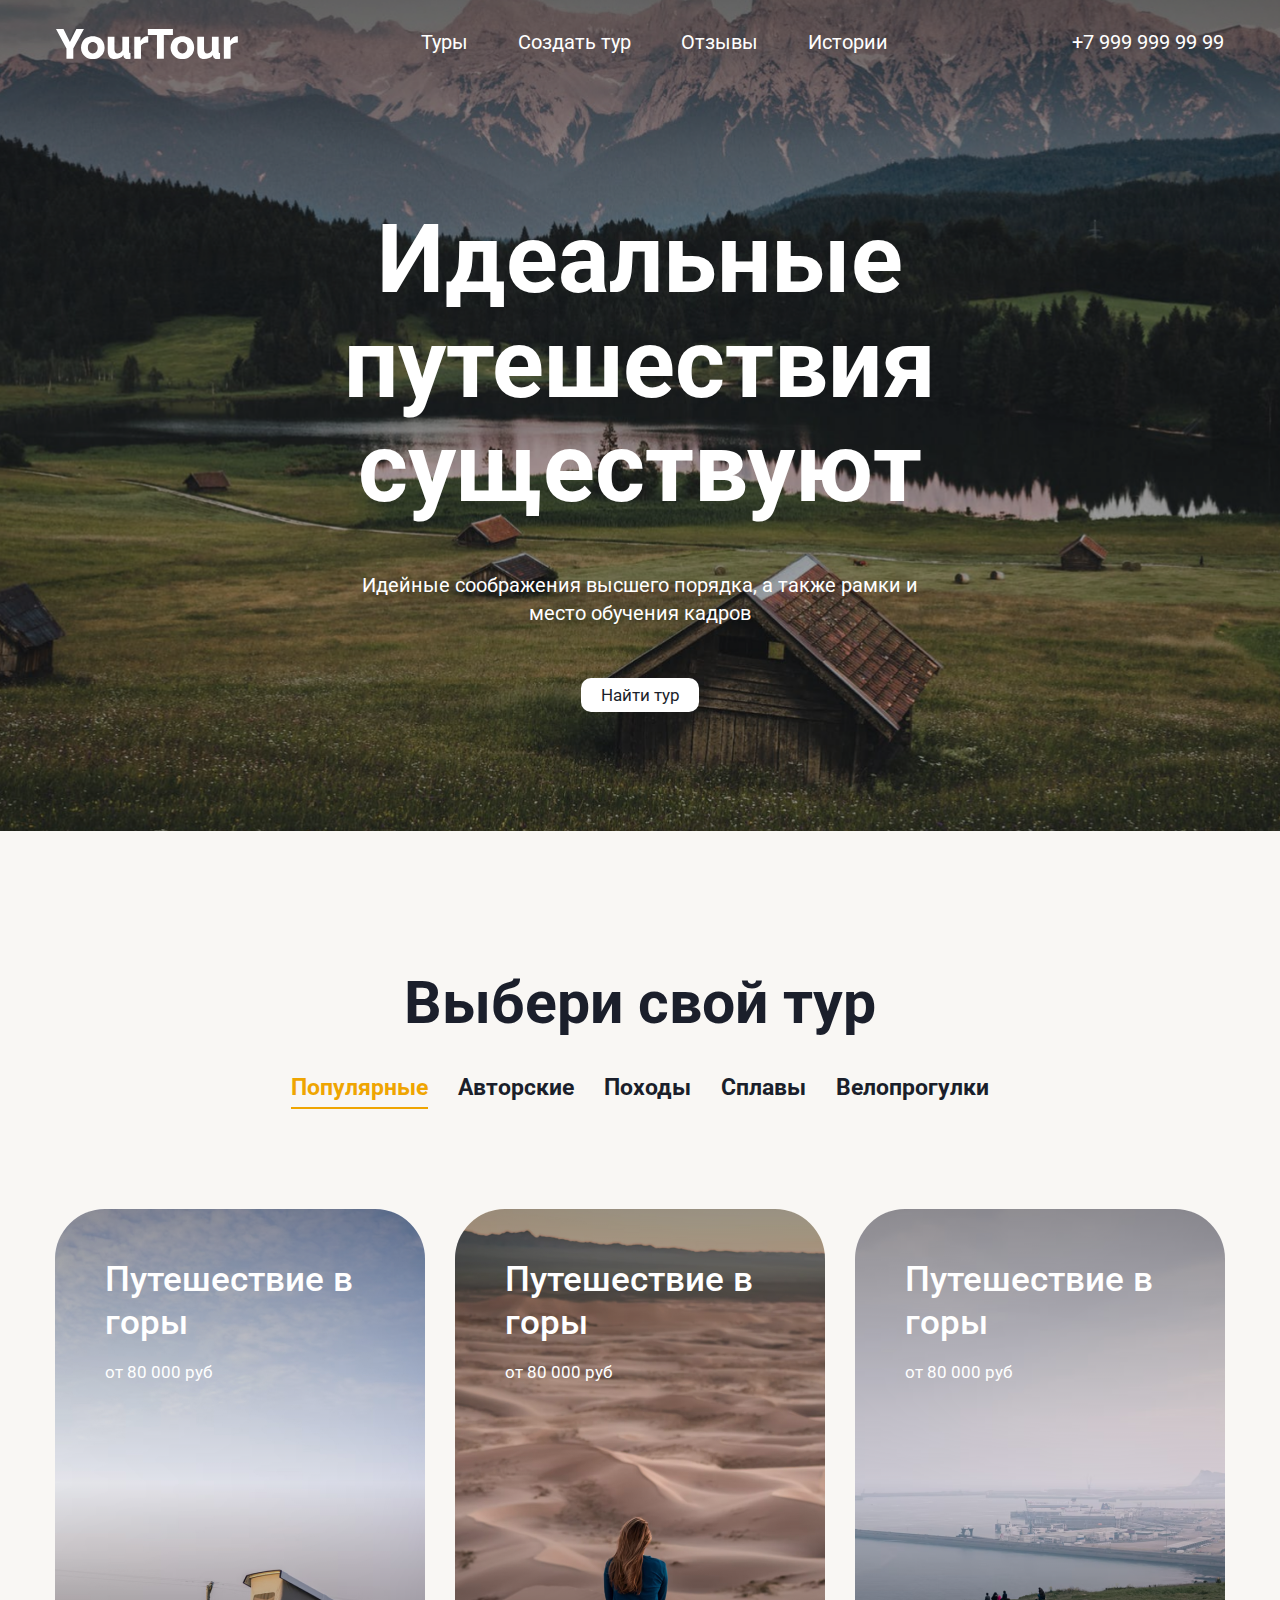
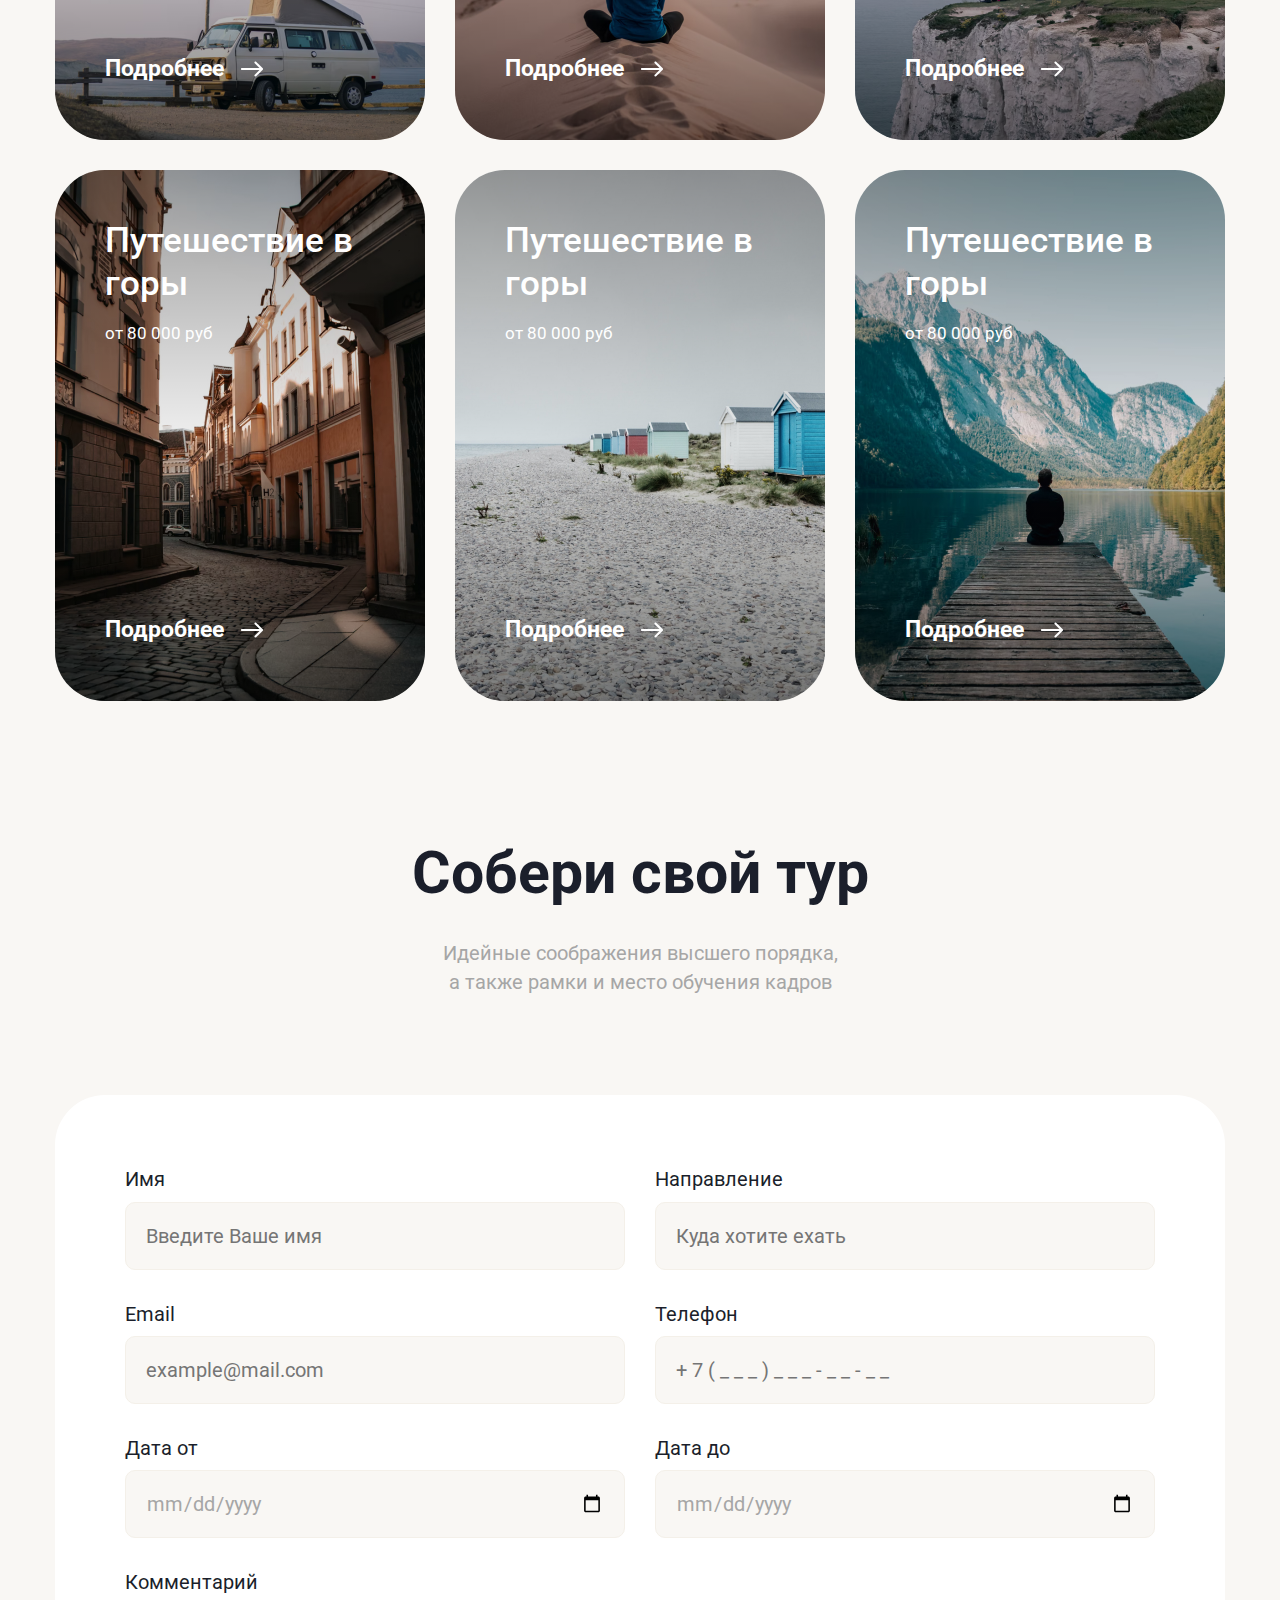
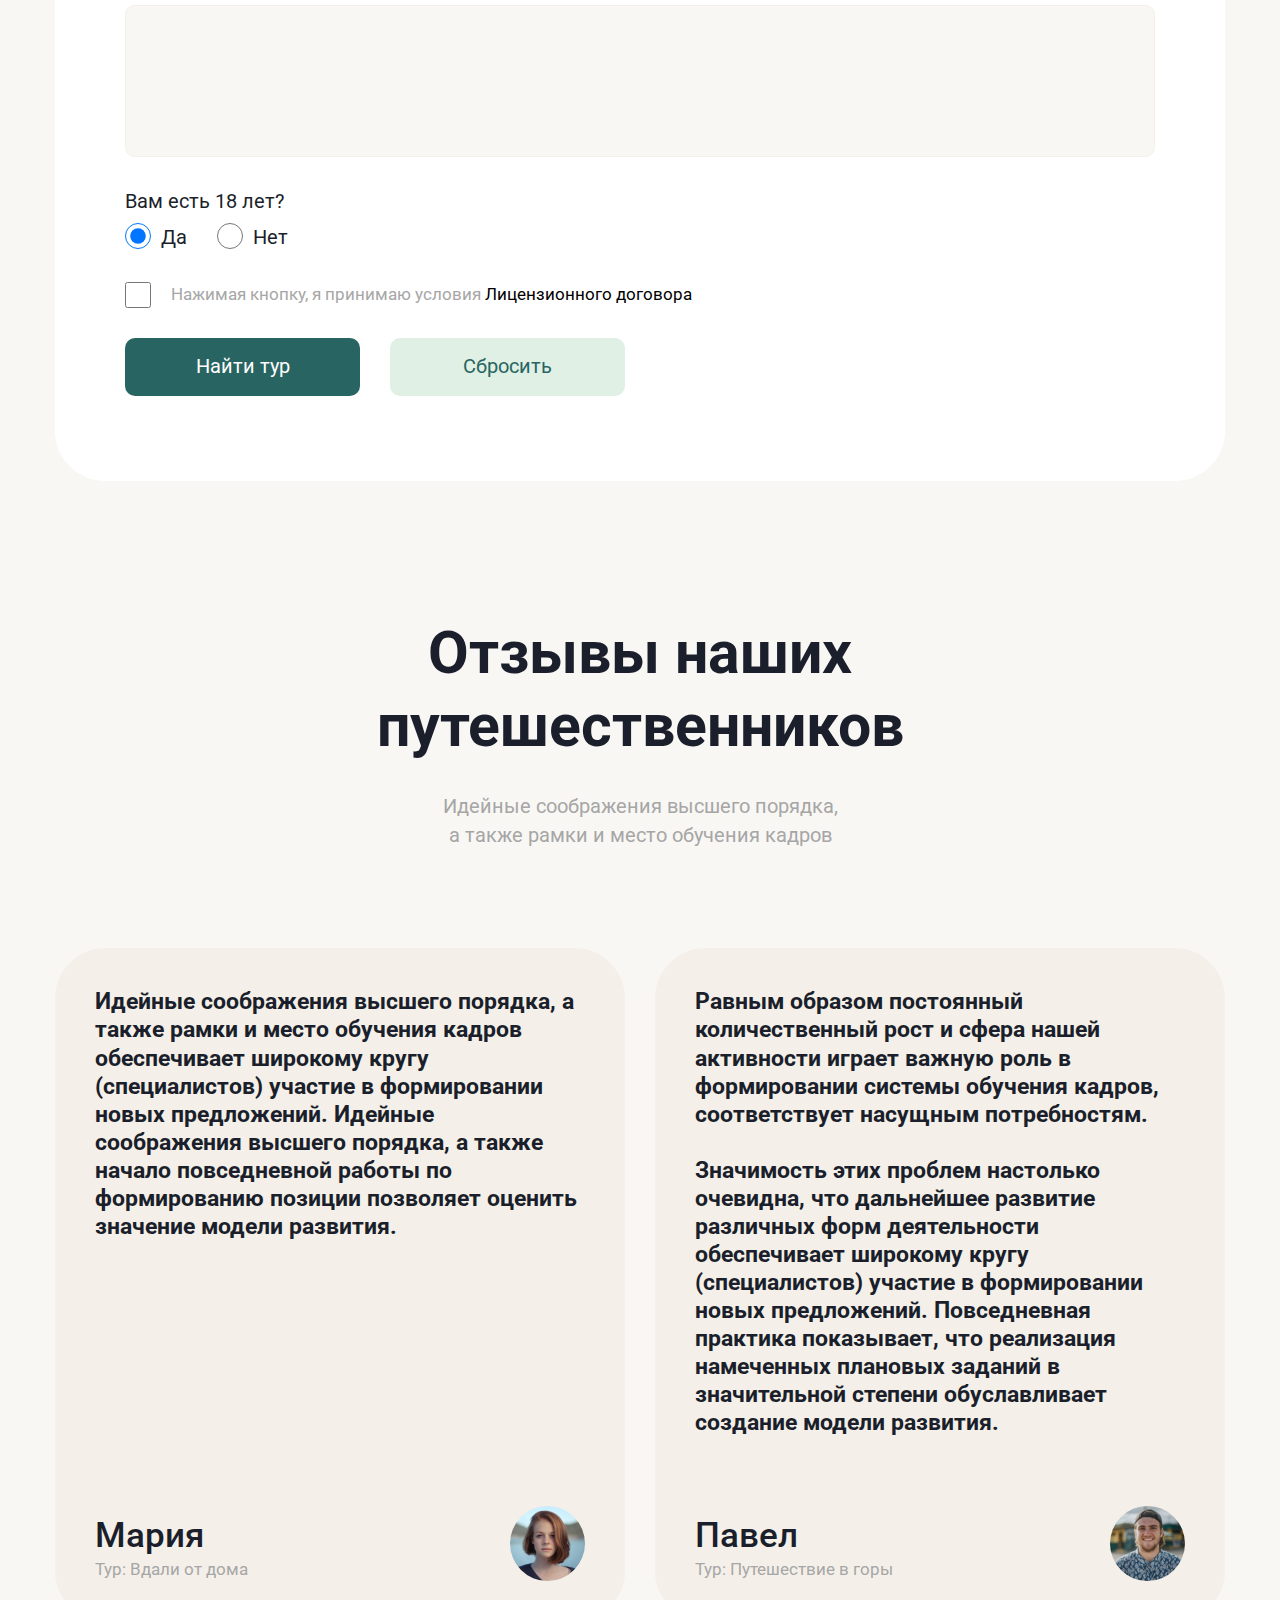
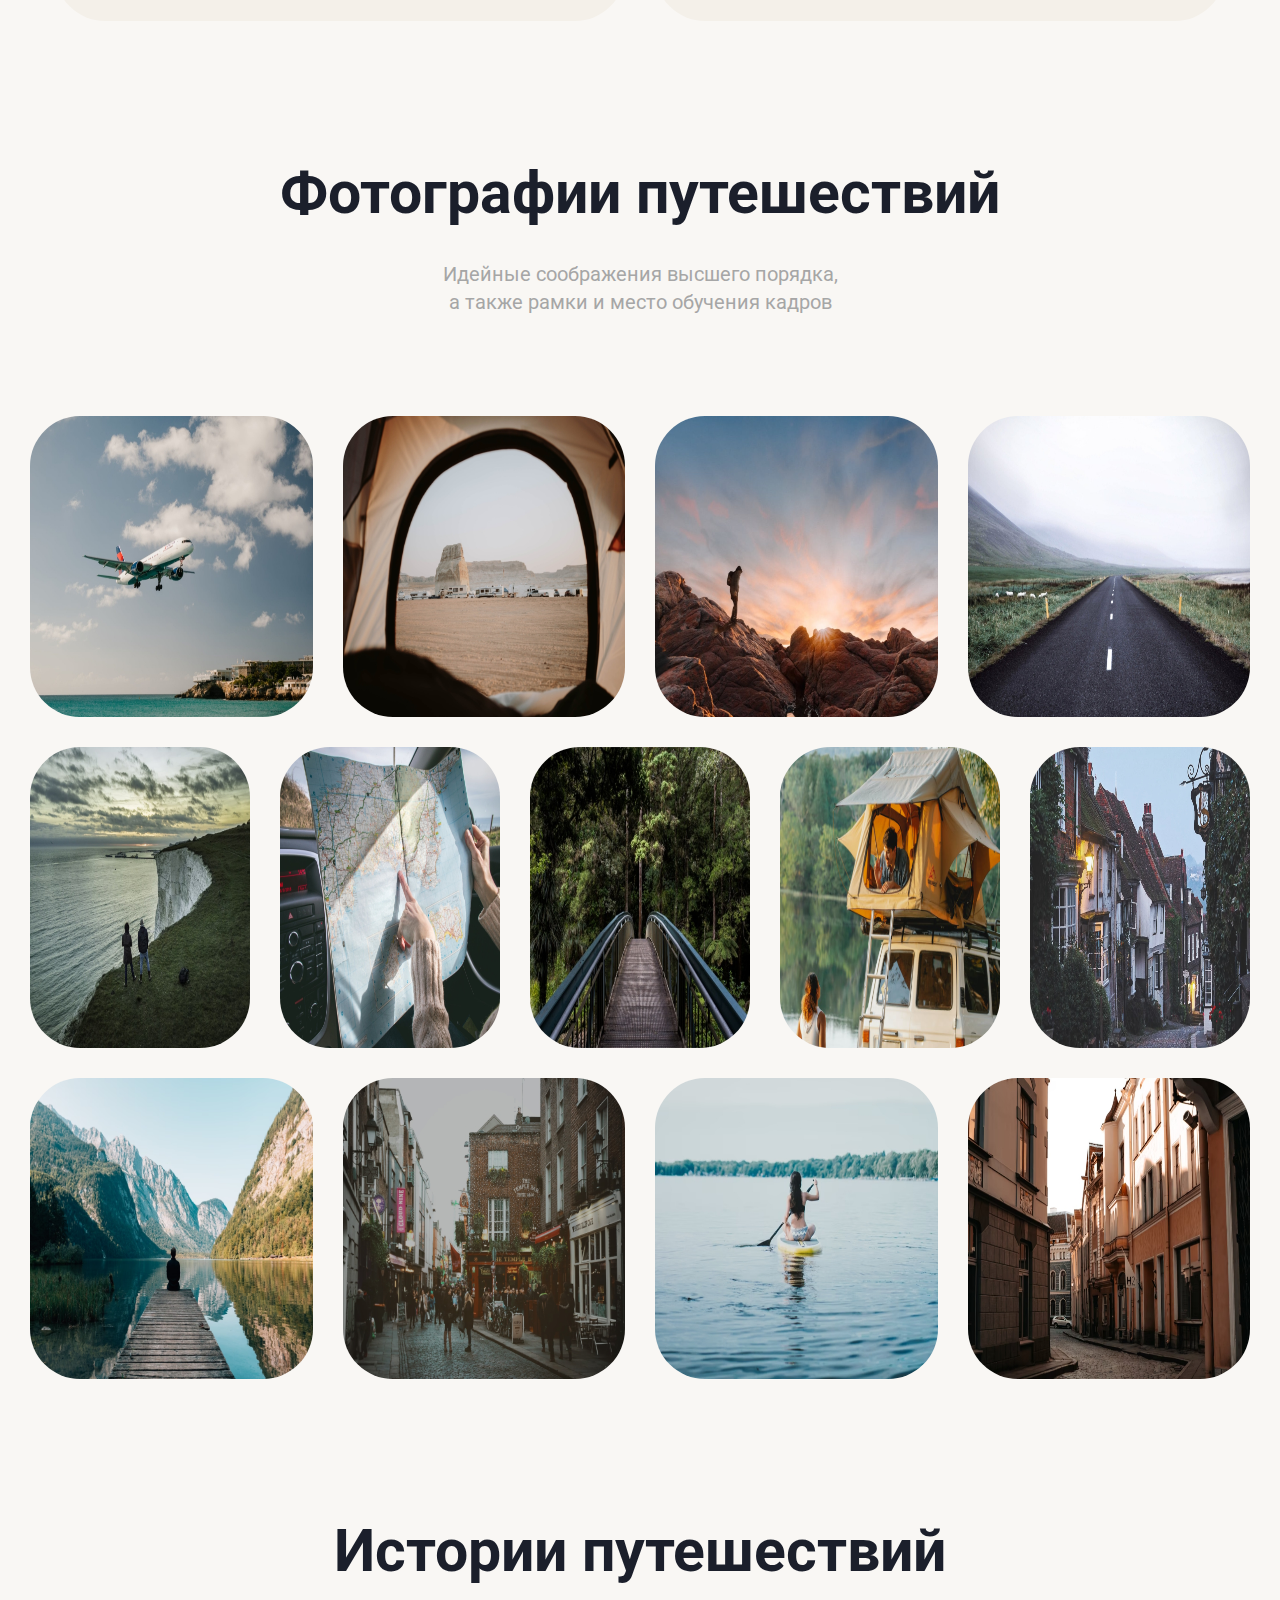
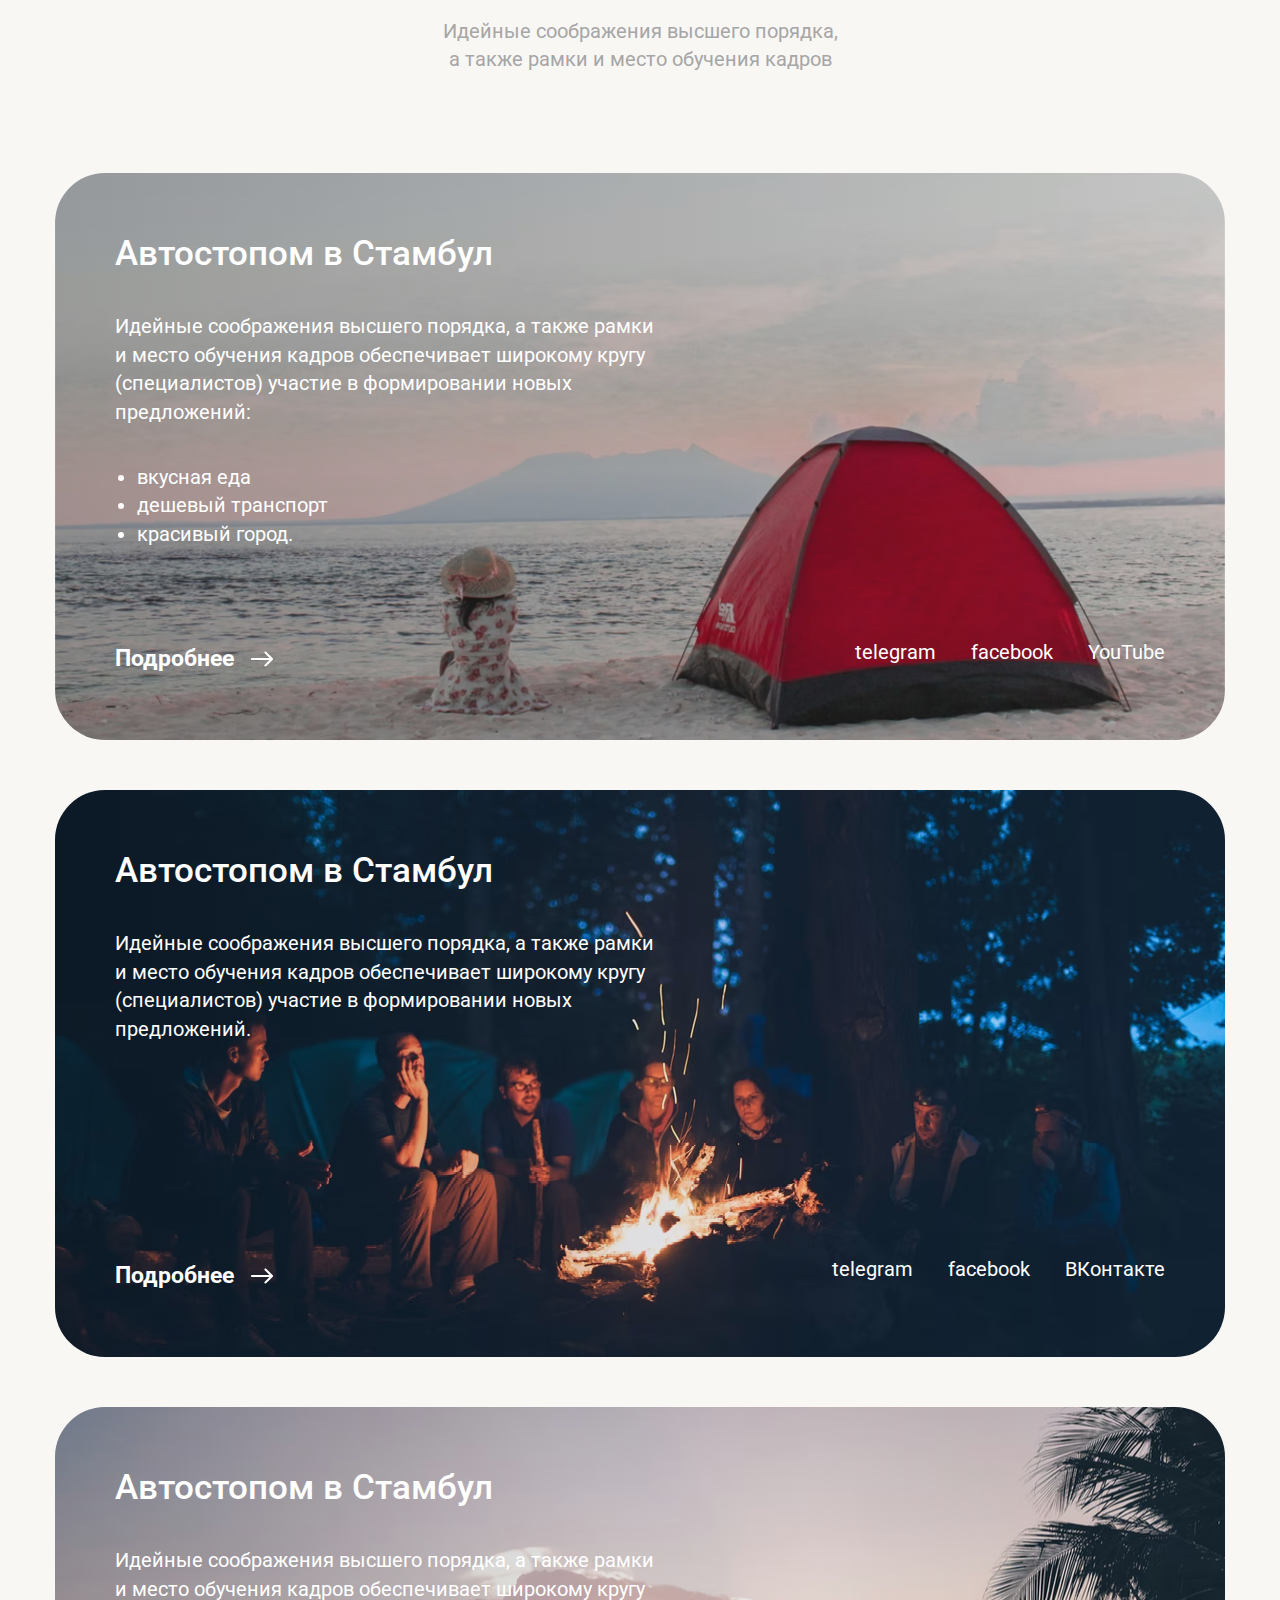
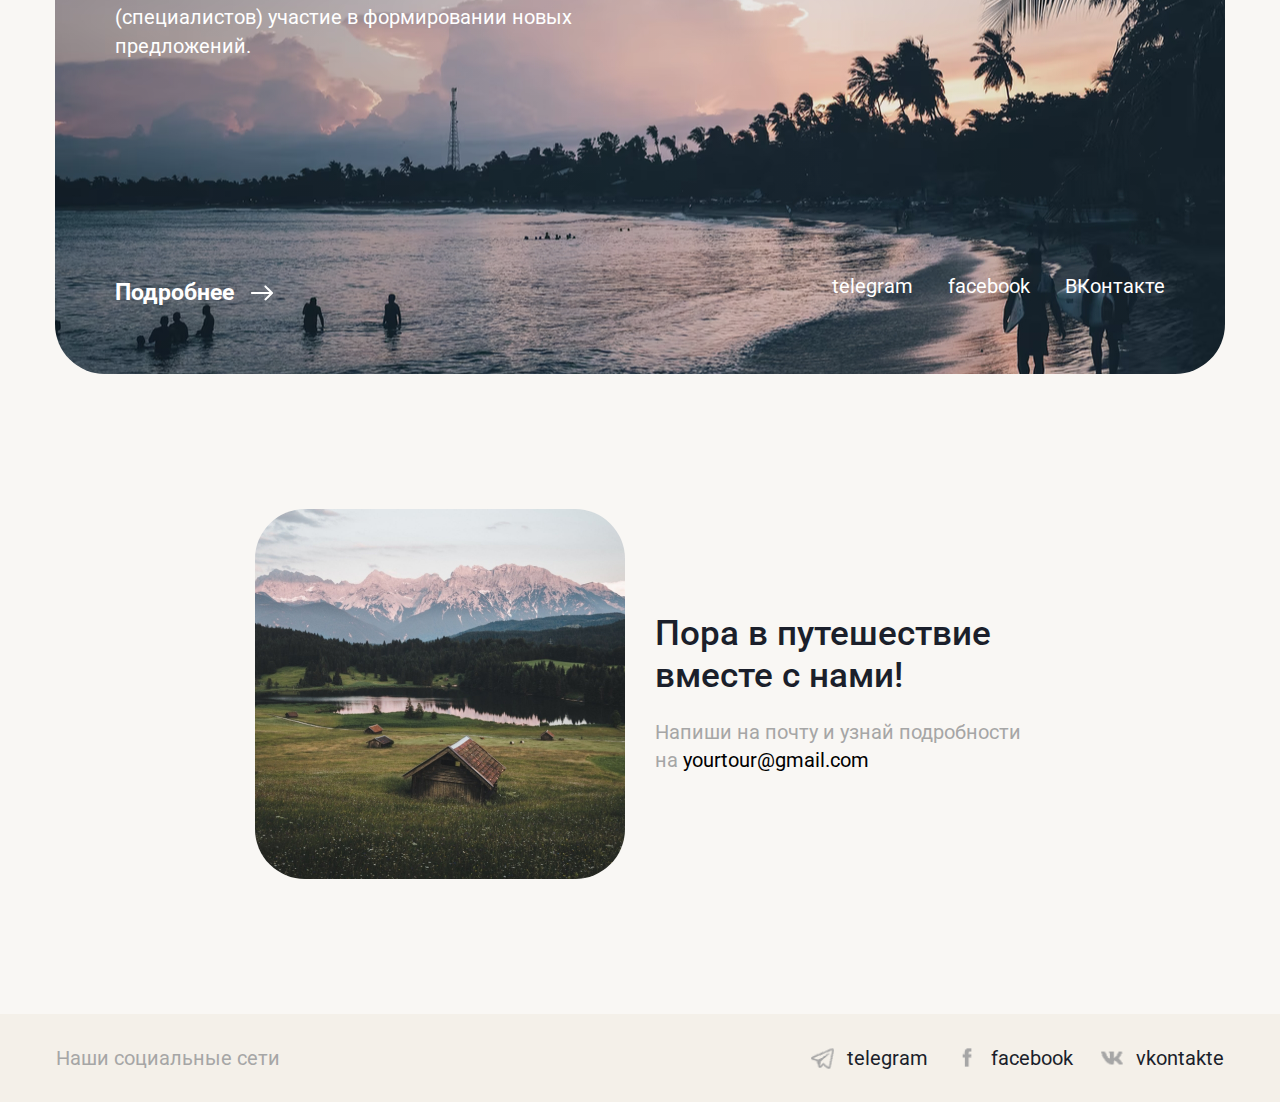
<file: index.html>
<!DOCTYPE html>
<html lang="ru">
  <head>
    <meta charset="UTF-8" />
    <meta name="viewport" content="width=device-width, initial-scale=1.0" />
    <link rel="stylesheet" href="css\style.css" />
    <link rel="icon" href="css\pic\other\favicon.png" />
    <title>YourTour</title>
  </head>
  <body>
    <div class="main">
      <div class="hero">
        <div class="header">
          <div class="nav">
            <a href="#"
              ><img src="css\pic\other\YourTour.svg" alt="YourTour_logo"
             class="logo"/></a>
            <div class="nav__container">
              <a href="#" class="nav__container_link">Туры</a>
              <a href="#" class="nav__container_link">Создать тур</a>
              <a href="#" class="nav__container_link">Отзывы</a>
              <a href="#" class="nav__container_link">Истории</a>
            </div>
            <p class="nav__text">+7 999 999 99 99</p>
          </div>
        </div>
        <div class="hero__content">
          <div class="hero__text">
            <p class="hero__title">Идеальные путешествия существуют</p>
            <p class="hero__description">
              Идейные соображения высшего порядка, а также рамки и место
              обучения кадров
            </p>
            <button class="button_find">Найти тур</button>
          </div>
        </div>
      </div>
      <div class="selector">
        <div class="tab">
          <p class="selector__title" id="tour">Выбери свой тур</p>
          <div class="tab__bar">
            <div class="tab__active-container">
              <a href="#" class="tab__link--active">Популярные</a>
              <div class="tab__active-line"></div>
            </div>
            <a href="#" class="tab__link">Авторские</a>
            <a href="#" class="tab__link">Походы</a>
            <a href="#" class="tab__link">Сплавы</a>
            <a href="#" class="tab__link">Велопрогулки</a>
          </div>
        </div>

        <div class="card-list">
          <div class="card-list__item" id="card1">
            <div class="card-list__container">
              <div class="card-list__top">
                <p class="card-list__title">Путешествие в горы</p>
                <p class="card-list__price">от 80 000 руб</p>
              </div>
              <div class="card-list__bottom">
              <a href="#" class="details">
                <p class="details-link">Подробнее</p>
                <img
                  src="css\pic\other\arrow bt.png"
                  alt=""
                  class="details-arrow"
                />
              </a>
            </div>
            </div>
          </div>

          <div class="card-list__item" id="card2">
            <div class="card-list__container">
              <div class="card-list__top">
                <p class="card-list__title">Путешествие в горы</p>
                <p class="card-list__price">от 80 000 руб</p>
              </div>
              <div class="card-list__bottom">
              <a href="#" class="details">
                <p class="details-link">Подробнее</p>
                <img
                  src="css\pic\other\arrow bt.png"
                  alt=""
                  class="details-arrow"
                />
              </a>
            </div>
            </div>
          </div>

          <div class="card-list__item" id="card3">
            <div class="card-list__container">
              <div class="card-list__top">
                <p class="card-list__title">Путешествие в горы</p>
                <p class="card-list__price">от 80 000 руб</p>
              </div>
              <div class="card-list__bottom">
              <a href="#" class="details">
                <p class="details-link">Подробнее</p>
                <img
                  src="css\pic\other\arrow bt.png"
                  alt=""
                  class="details-arrow"
                />
              </a>
            </div>
            </div>
          </div>

          <div class="card-list__item" id="card4">
            <div class="card-list__container">
              <div class="card-list__top">
                <p class="card-list__title">Путешествие в горы</p>
                <p class="card-list__price">от 80 000 руб</p>
              </div>
              <div class="card-list__bottom">
              <a href="#" class="details">
                <p class="details-link">Подробнее</p>
                <img
                  src="css\pic\other\arrow bt.png"
                  alt=""
                  class="details-arrow"
                />
              </a>
            </div>
            </div>
          </div>

          <div class="card-list__item" id="card5">
            <div class="card-list__container">
              <div class="card-list__top">
                <p class="card-list__title">Путешествие в горы</p>
                <p class="card-list__price">от 80 000 руб</p>
              </div>
              <div class="card-list__bottom">
              <a href="#" class="details">
                <p class="details-link">Подробнее</p>
                <img
                  src="css\pic\other\arrow bt.png"
                  alt=""
                  class="details-arrow"
                />
              </a>
            </div>
            </div>
          </div>

          <div class="card-list__item" id="card6">
            <div class="card-list__container">
              <div class="card-list__top">
                <p class="card-list__title">Путешествие в горы</p>
                <p class="card-list__price">от 80 000 руб</p>
              </div>
              <div class="card-list__bottom">
              <a href="#" class="details">
                <p class="details-link">Подробнее</p>
                <img
                  src="css\pic\other\arrow bt.png"
                  alt=""
                  class="details-arrow"
                />
              </a>
            </div>
            </div>
          </div>
        </div>
      </div>
      <div class="selector">
        <div class="selector__header">
          <p class="selector__title">Собери свой тур</p>
          <p class="selector__subtitle">
            Идейные соображения высшего порядка, а также рамки и место обучения
            кадров
          </p>
        </div>

        <form class="selector__form form">
          <div class="form__row">
            <div class="form__field">
              <label class="form__label">Имя</label>
              <input
                type="text"
                name="name"
                id="name"
                class="form__input"
                placeholder="Введите Ваше имя"
                required
              />
            </div>
            <div class="form__field">
              <label class="form__label">Направление</label>
              <input
                type="text"
                name="direction"
                id="direction"
                class="form__input"
                list="options"
                placeholder="Куда хотите ехать"
                required
              />
              <datalist id="options">
                <option value="Вариант 1"></option>
                <option value="Вариант 2"></option>
                <option value="Вариант 3"></option>
              </datalist>
            </div>
          </div>

          <div class="form__row">
            <div class="form__field">
              <label class="form__label">Email</label>
              <input
                type="email"
                name="email"
                id="email"
                class="form__input"
                placeholder="example@mail.com"
                required
                pattern="[a-z0-9._%+-]+@[a-z0-9.-]+\.[a-z]{2,4}$"
              />
            </div>
            <div class="form__field">
              <label class="form__label">Телефон</label>
              <input
                type="tel"
                name="tel"
                id="tel"
                class="form__input"
                placeholder="+ 7 ( _ _ _ ) _ _ _ - _ _ - _ _"
                required
              />
            </div>
          </div>

          <div class="form__row">
            <div class="form__field">
              <label class="form__label">Дата от</label>
              <input
                type="date"
                name="date-from"
                id="date-from"
                class="form__input"
                placeholder="ДД.ММ.ГГГГ"
                required
              />
            </div>
            <div class="form__field">
              <label class="form__label">Дата до</label>
              <input
                type="date"
                name="date-before"
                id="date-before"
                class="form__input"
                placeholder="ДД.ММ.ГГГГ"
                required
              />
            </div>
          </div>

          <div class="form__field form__field--wide">
            <label class="form__label">Комментарий</label>
            <input
              type="text"
              name="comment"
              id="comment"
              class="form__input"
            />
          </div>

          <div class="form__age-check">
            <label class="form__label">Вам есть 18 лет?</label>
            <div class="form__radio-group">
              <div class="form__radio-option">
                <input
                  type="radio"
                  id="yes"
                  class="form__radio"
                  checked
                  name="maturity"
                  value="yes"
                />
                <label for="yes" class="form__label">Да</label>
              </div>
              <div class="form__radio-option">
                <input
                  type="radio"
                  id="no"
                  class="form__radio"
                  name="maturity"
                  value="no"
                />
                <label for="no" class="form__label">Нет</label>
              </div>
            </div>
          </div>

          <div class="form__agreement">
            <input
              type="checkbox"
              name="agreement"
              id="agreement"
              class="form__checkbox"
              required
            />
            <label for="license" class="form__agreement-text">
              Нажимая кнопку, я принимаю условия
              <a href="#" class="link">Лицензионного договора</a>
            </label>
          </div>

          <div class="form__buttons">
            <button type="submit" id="form__button--submit" formaction="#tour">
              Найти тур
            </button>
            <button type="reset" id="form__button--reset">Сбросить</button>
          </div>
        </form>
      </div>
      <div class="selector">
        <div class="selector__header">
          <p class="selector__title">
            Отзывы наших <br />
            путешественников
          </p>
          <p class="selector__subtitle">
            Идейные соображения высшего порядка, а также рамки и место обучения
            кадров
          </p>
        </div>
        <div class="feedback">
          <div class="feedback__item">
            <div class="feedback__content">
              <p class="feedback__text">
                Идейные соображения высшего порядка, а также рамки и место
                обучения кадров обеспечивает широкому кругу (специалистов)
                участие в формировании новых предложений. Идейные соображения
                высшего порядка, а также начало повседневной работы по
                формированию позиции позволяет оценить значение модели развития.
              </p>
              <div class="feedback__user">
                <div class="feedback__user-info">
                  <p class="feedback__user-name">Мария</p>
                  <p class="feedback__tour">Тур: Вдали от дома</p>
                </div>
                <img
                  src="css\pic\review\review-photo-1.jpeg"
                  alt="Фото пользователя Мария"
                  class="feedback__photo"
                />
              </div>
            </div>
          </div>

          <div class="feedback__item">
            <div class="feedback__content">
              <p class="feedback__text">
                Равным образом постоянный количественный рост и сфера нашей
                активности играет важную роль в формировании системы обучения
                кадров, соответствует насущным потребностям. <br /><br />
                Значимость этих проблем настолько очевидна, что дальнейшее
                развитие различных форм деятельности обеспечивает широкому кругу
                (специалистов) участие в формировании новых предложений.
                Повседневная практика показывает, что реализация намеченных
                плановых заданий в значительной степени обуславливает создание
                модели развития.
              </p>
              <div class="feedback__user">
                <div class="feedback__user-info">
                  <p class="feedback__user-name">Павел</p>
                  <p class="feedback__tour">Тур: Путешествие в горы</p>
                </div>
                <img
                  src="css\pic\review\review-photo-2.jpeg"
                  alt="Фото пользователя Павел"
                  class="feedback__photo"
                />
              </div>
            </div>
          </div>
        </div>
      </div>
      <div class="selector">
        <div class="selector__header">
          <p class="selector__title">Фотографии путешествий</p>
          <p class="selector__subtitle">
            Идейные соображения высшего порядка, а также рамки и место обучения
            кадров
          </p>
        </div>
        <div class="gallery">
          <div class="gallery__row--short">
            <img
              src="css\pic\travel\travel-photo-1.jpeg"
              alt="Фото путешествия 1"
              class="gallery__image1"
            />
            <img
              src="css\pic\travel\travel-photo-2.jpeg"
              alt="Фото путешествия 2"
              class="gallery__image1 image__disappears_1024"
            />
            <img
              src="css\pic\travel\travel-photo-3.jpeg"
              alt="Фото путешествия 3"
              class="gallery__image1 image__disappears_360"
            />
            <img
              src="css\pic\travel\travel-photo-4.jpeg"
              alt="Фото путешествия 4"
              class="gallery__image1"
            />
          </div>

          <div class="gallery__row--long">
            <img
              src="css\pic\travel\travel-photo-5.jpeg"
              alt="Фото путешествия 5"
              class="gallery__image2"
            />
            <img
              src="css\pic\travel\travel-photo-6.jpeg"
              alt="Фото путешествия 6"
              class="gallery__image2 image__disappears_360"
            />
            <img
              src="css\pic\travel\travel-photo-7.jpeg"
              alt="Фото путешествия 7"
              class="gallery__image2 image__disappears_1024"
            />
            <img
              src="css\pic\travel\travel-photo-8.png"
              alt="Фото путешествия 8"
              class="gallery__image2"
            />
            <img
              src="css\pic\travel\travel-photo-9.jpeg"
              alt="Фото путешествия 9"
              class="gallery__image2"
            />
          </div>

          <div class="gallery__row--short">
            <img
              src="css\pic\travel\travel-photo-10.jpeg"
              alt="Фото путешествия 10"
              class="gallery__image1"
            />
            <img
              src="css\pic\travel\travel-photo-11.jpeg"
              alt="Фото путешествия 11"
              class="gallery__image1"
            />
            <img
              src="css\pic\travel\travel-photo-12.jpeg"
              alt="Фото путешествия 12"
              class="gallery__image1 image__disappears_1024"
            />
            <img
              src="css\pic\travel\travel-photo-13.jpeg"
              alt="Фото путешествия 13"
              class="gallery__image1 image__disappears_360"
            />
          </div>
        </div>
      </div>
      <div class="selector">
        <div class="selector__header">
          <p class="selector__title">Истории путешествий</p>
          <p class="selector__subtitle">
            Идейные соображения высшего порядка, а также рамки и место обучения
            кадров
          </p>
        </div>
        <div class="story">
          <div class="story__item" id="story1">
            <div class="story__content">
              <div class="story__top">
                <p class="story__title">Автостопом в Стамбул</p>
                <p class="story__text">
                  Идейные соображения высшего порядка, а также рамки и место
                  обучения кадров обеспечивает широкому кругу (специалистов)
                  участие в формировании новых предложений:
                </p>
                <ul class="story__list">
                  <li class="story__list-item">вкусная еда</li>
                  <li class="story__list-item">дешевый транспорт</li>
                  <li class="story__list-item">красивый город.</li>
                </ul>
              </div>
              <div class="story__bottom">
                <a href="#" class="details">
                  <p class="details-link">Подробнее</p>
                  <img
                    src="css\pic\other\arrow bt.png"
                    alt="Стрелка вправо"
                    class="details-arrow"
                  />
                </a>
                <div class="story__social">
                  <a href="#" class="story__social-link">telegram</a>
                  <a href="#" class="story__social-link">facebook</a>
                  <a href="#" class="story__social-link">YouTube</a>
                </div>
              </div>
            </div>
          </div>

          <div class="story__item" id="story2">
            <div class="story__content">
              <div class="story__top">
                <p class="story__title">Автостопом в Стамбул</p>
                <p class="story__text">
                  Идейные соображения высшего порядка, а также рамки и место
                  обучения кадров обеспечивает широкому кругу (специалистов)
                  участие в формировании новых предложений.
                </p>
              </div>
              <div class="story__bottom">
                <a href="#" class="details">
                  <p class="details-link">Подробнее</p>
                  <img
                    src="css\pic\other\arrow bt.png"
                    alt="Стрелка вправо"
                    class="details-arrow"
                  />
                </a>
                <div class="story__social">
                  <a href="#" class="story__social-link">telegram</a>
                  <a href="#" class="story__social-link">facebook</a>
                  <a href="#" class="story__social-link">ВКонтакте</a>
                </div>
              </div>
            </div>
          </div>

          <div class="story__item" id="story3">
            <div class="story__content">
              <div class="story__top">
                <p class="story__title">Автостопом в Стамбул</p>
                <p class="story__text">
                  Идейные соображения высшего порядка, а также рамки и место
                  обучения кадров обеспечивает широкому кругу (специалистов)
                  участие в формировании новых предложений.
                </p>
              </div>
              <div class="story__bottom">
                <a href="#" class="details">
                  <p class="details-link">Подробнее</p>
                  <img
                    src="css\pic\other\arrow bt.png"
                    alt="Стрелка вправо"
                    class="details-arrow"
                  />
                </a>
                <div class="story__social">
                  <a href="#" class="story__social-link">telegram</a>
                  <a href="#" class="story__social-link">facebook</a>
                  <a href="#" class="story__social-link">ВКонтакте</a>
                </div>
              </div>
            </div>
          </div>
        </div>
      </div>
      <div class="selector">
         <div class="cta"> <!-- Call To Action - призыв к действию -->
          <img
            src="css\pic\other\footer-photo.jpeg"
            alt="Путешественники в горах"
            class="cta__image"
          />
          <div class="cta__content">
            <h2 class="cta__title">Пора в путешествие вместе с нами!</h2>
            <p class="cta__text">
              Напиши на почту и узнай подробности на
              <a href="mailto:yourtour@gmail.com" class="link">yourtour@gmail.com</a>
            </p>
          </div>
        </div>
    </div>
    <div class="footer">
      <div class="footer__content">
        <p class="footer__heading">Наши социальные сети</p>
        <div class="footer__social">
          <a href="#" class="footer__social-link">
            <img 
              src="css/pic/footer/tg.png" 
              alt="Telegram" 
              class="footer__social-icon"
            >
            <span class="footer__social-name">telegram</span>
          </a>
          <a href="#" class="footer__social-link">
            <img 
              src="css/pic/footer/fb.png" 
              alt="Facebook" 
              class="footer__social-icon"
            >
            <span class="footer__social-name">facebook</span>
          </a>
          <a href="#" class="footer__social-link">
            <img 
              src="css/pic/footer/vk.png" 
              alt="ВКонтакте" 
              class="footer__social-icon"
            >
            <span class="footer__social-name">vkontakte</span>
          </a>
        </div>
      </div>
    </div>
  </body>
</html>
</file>
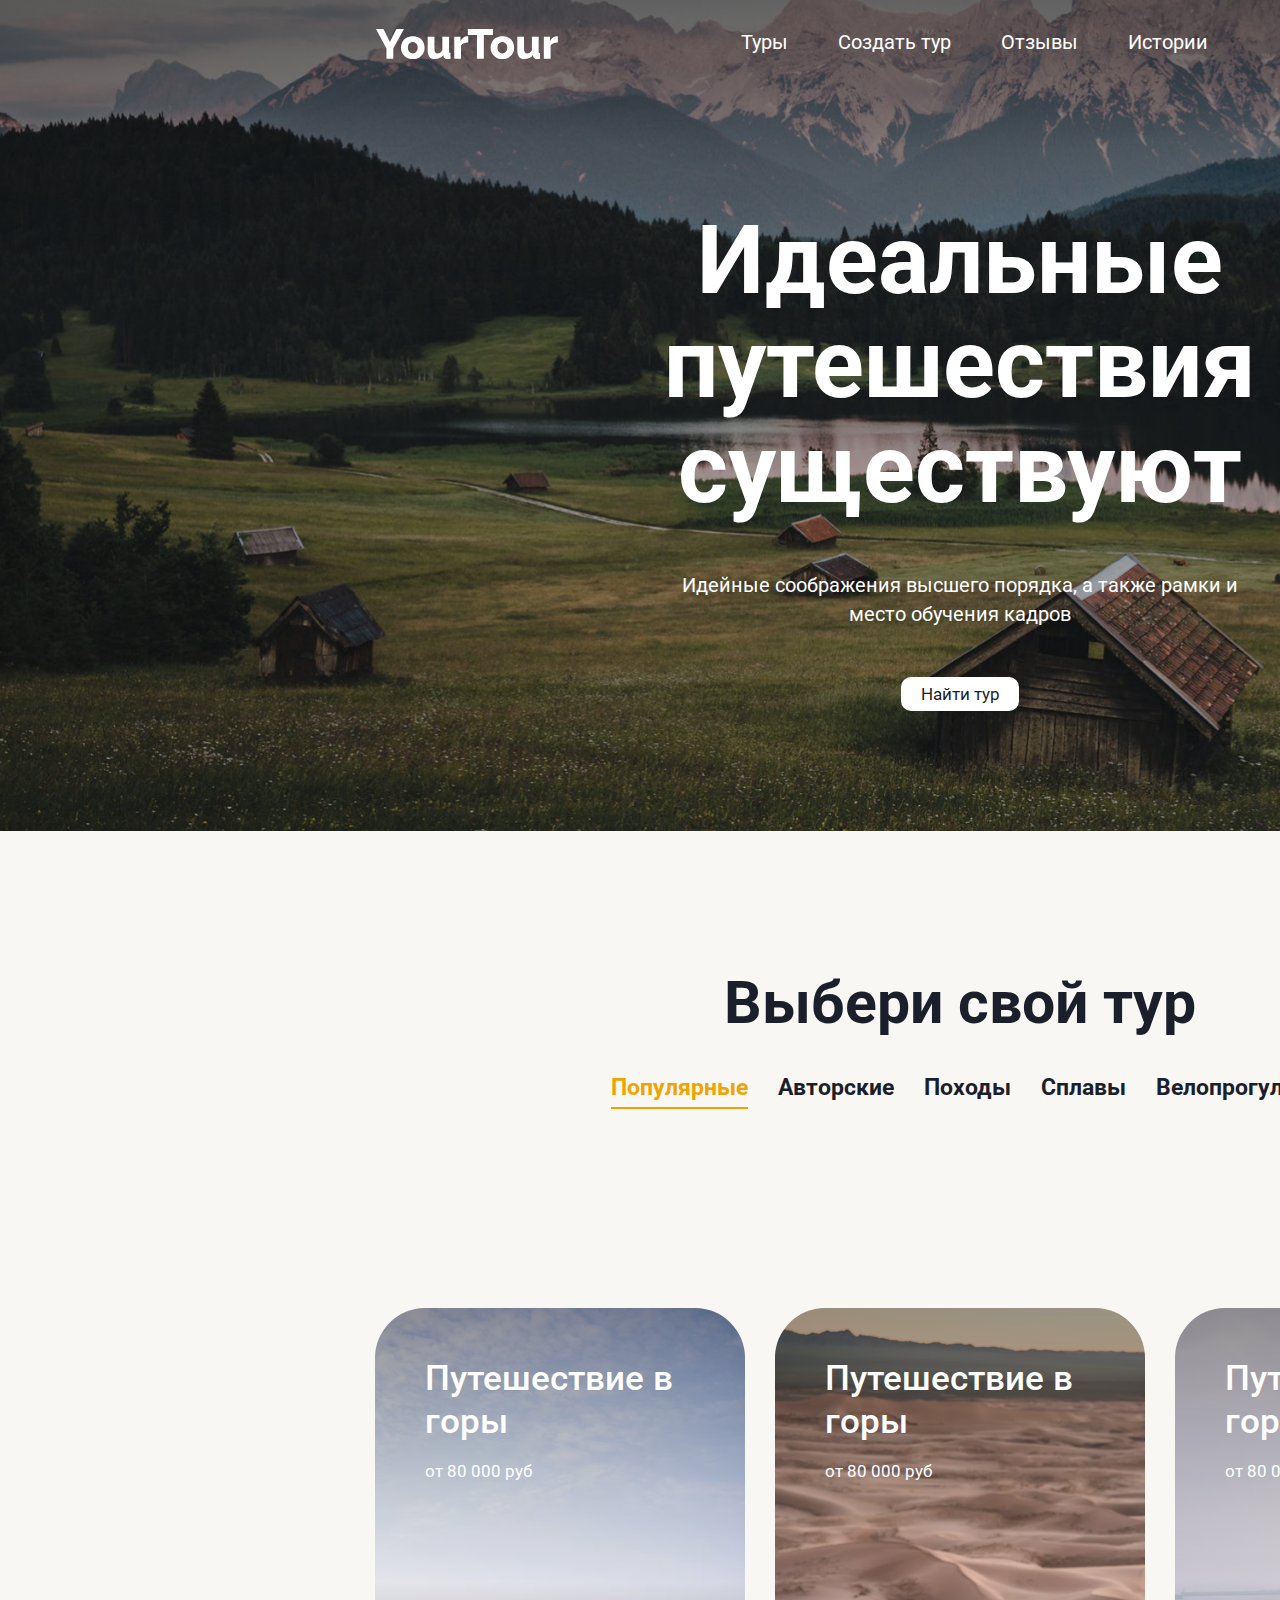
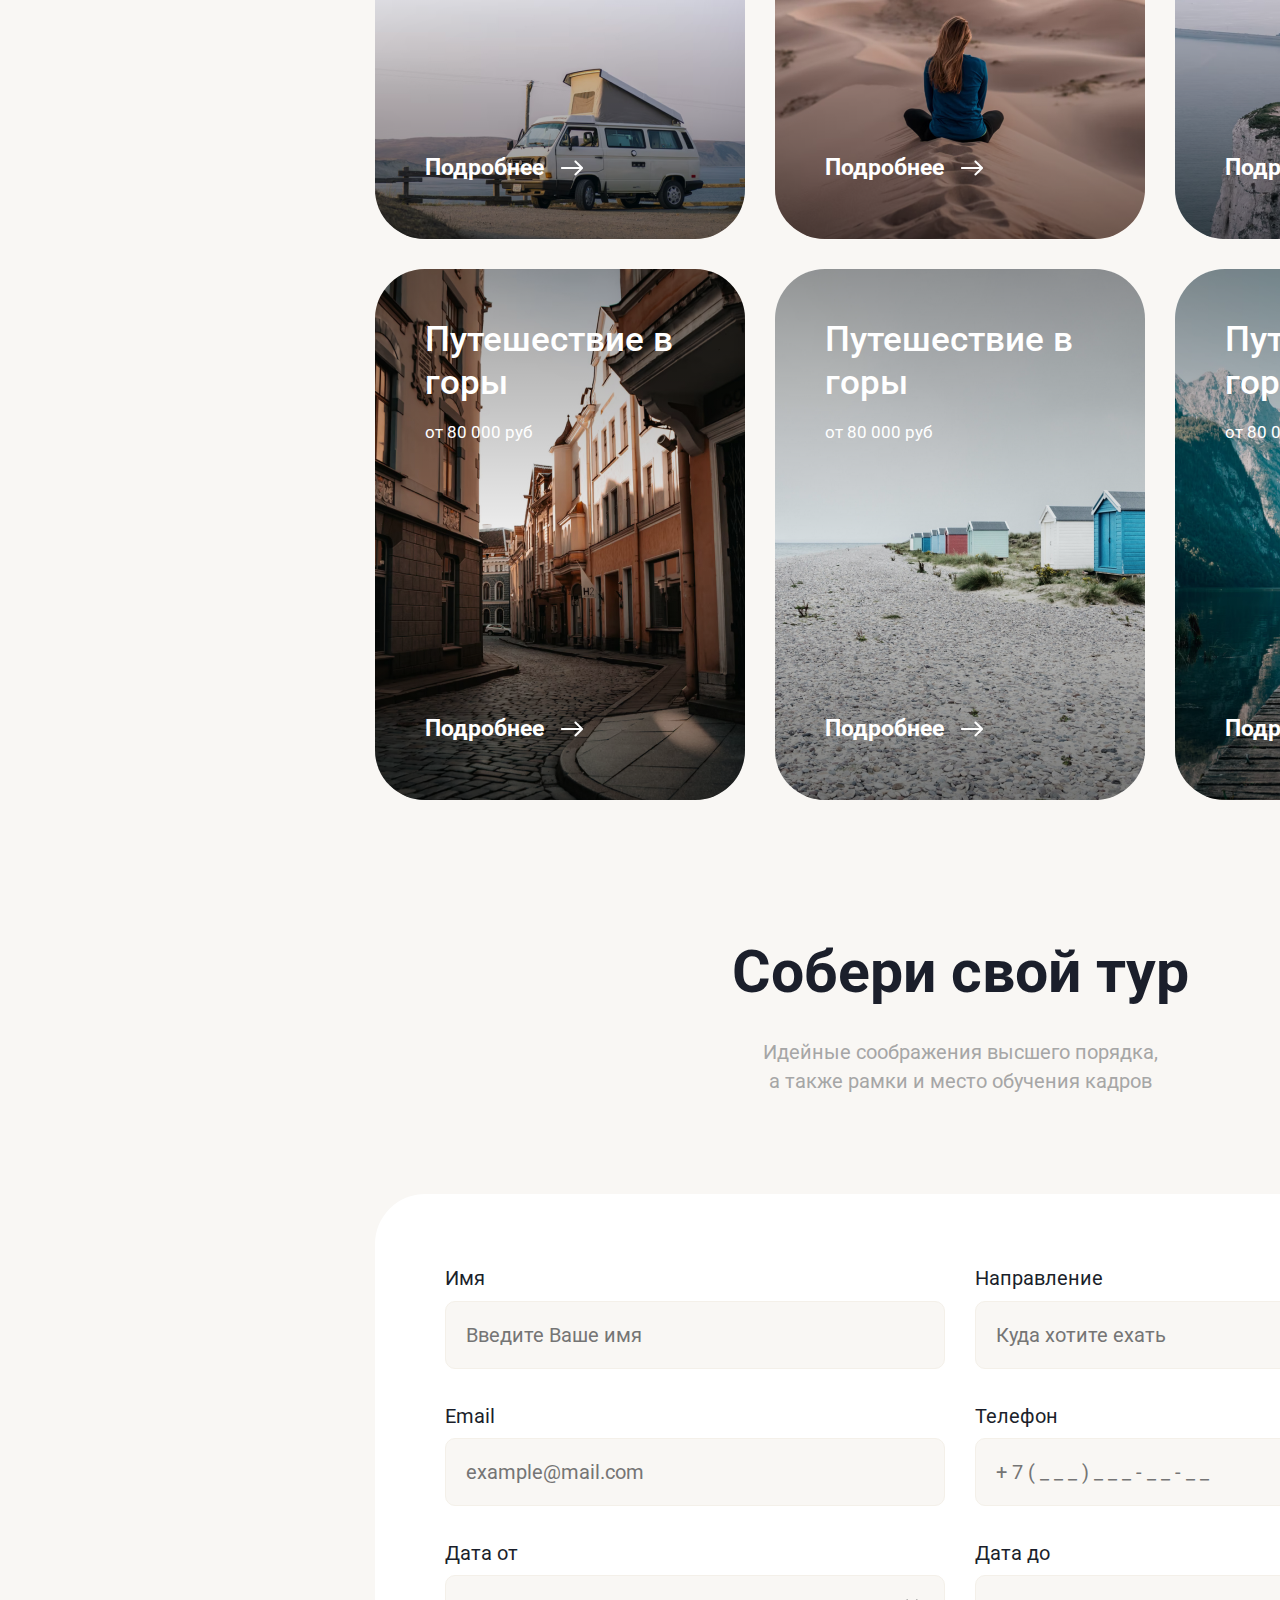
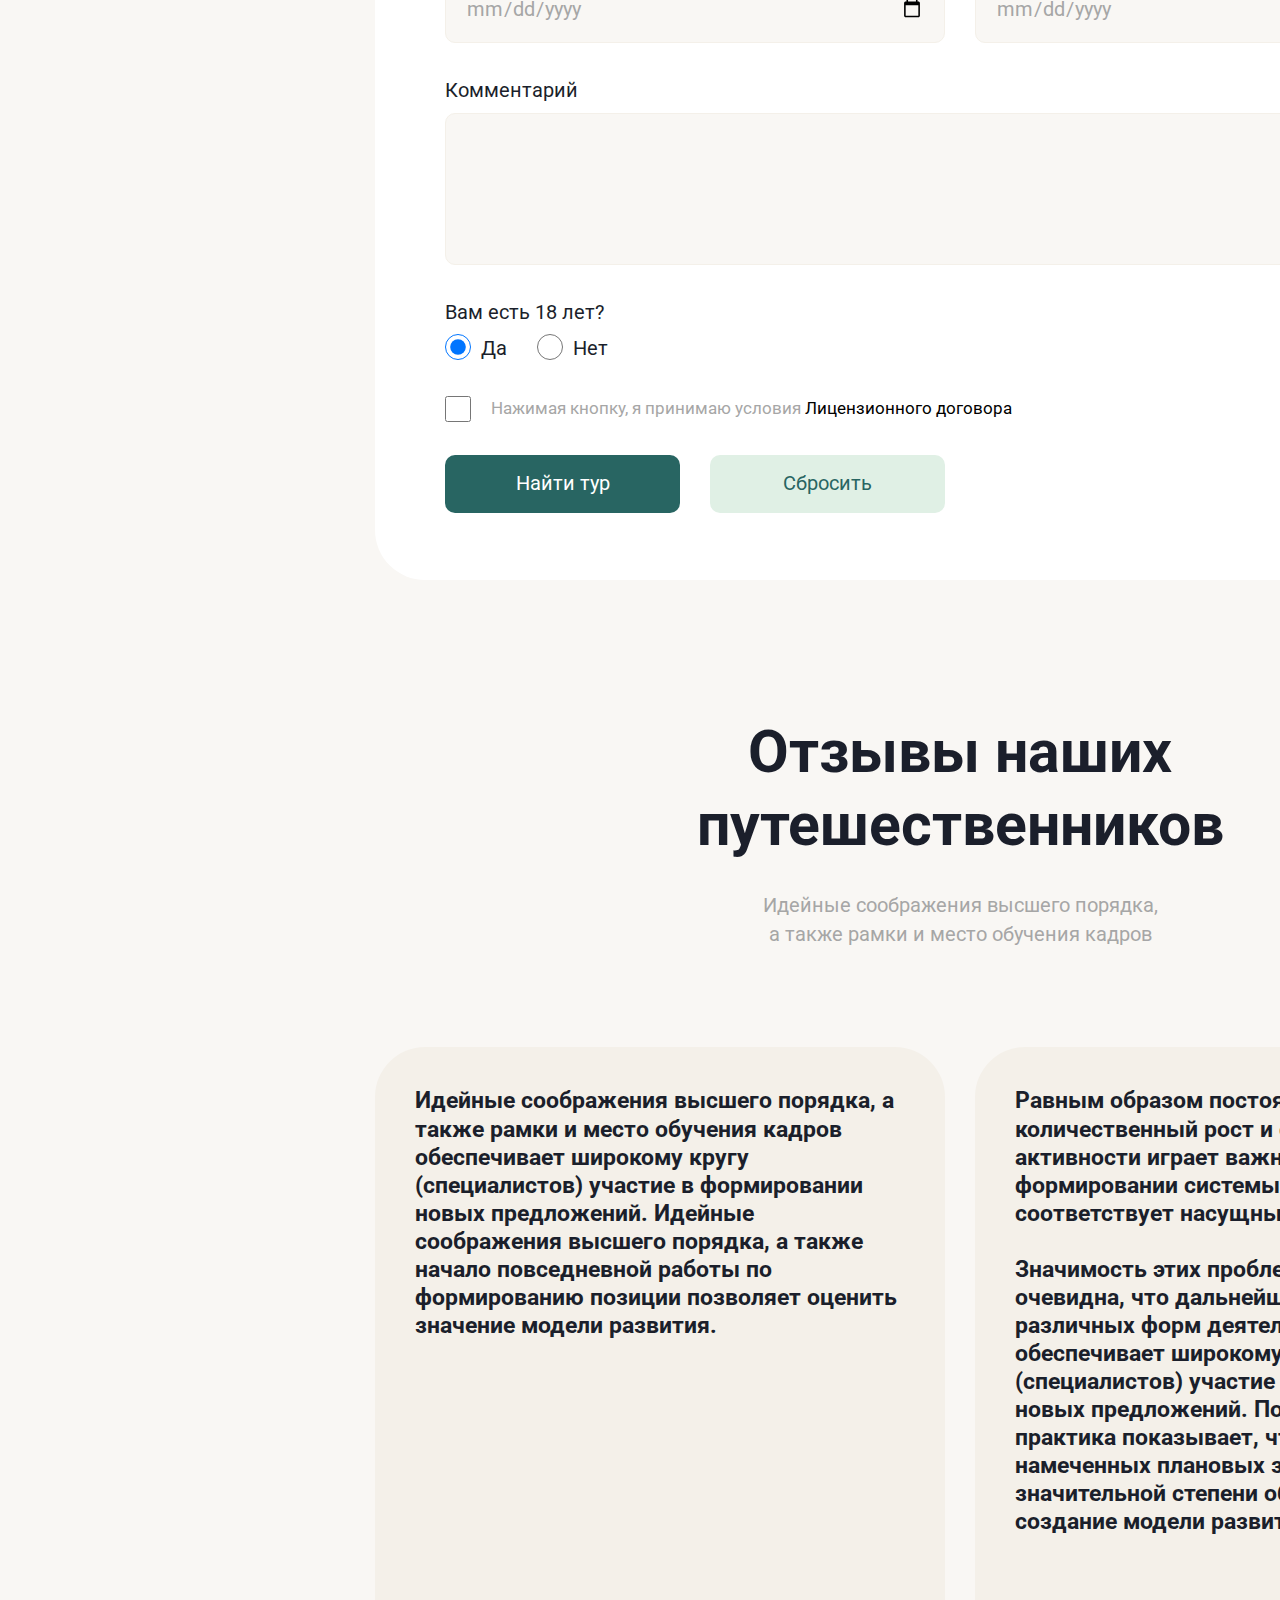
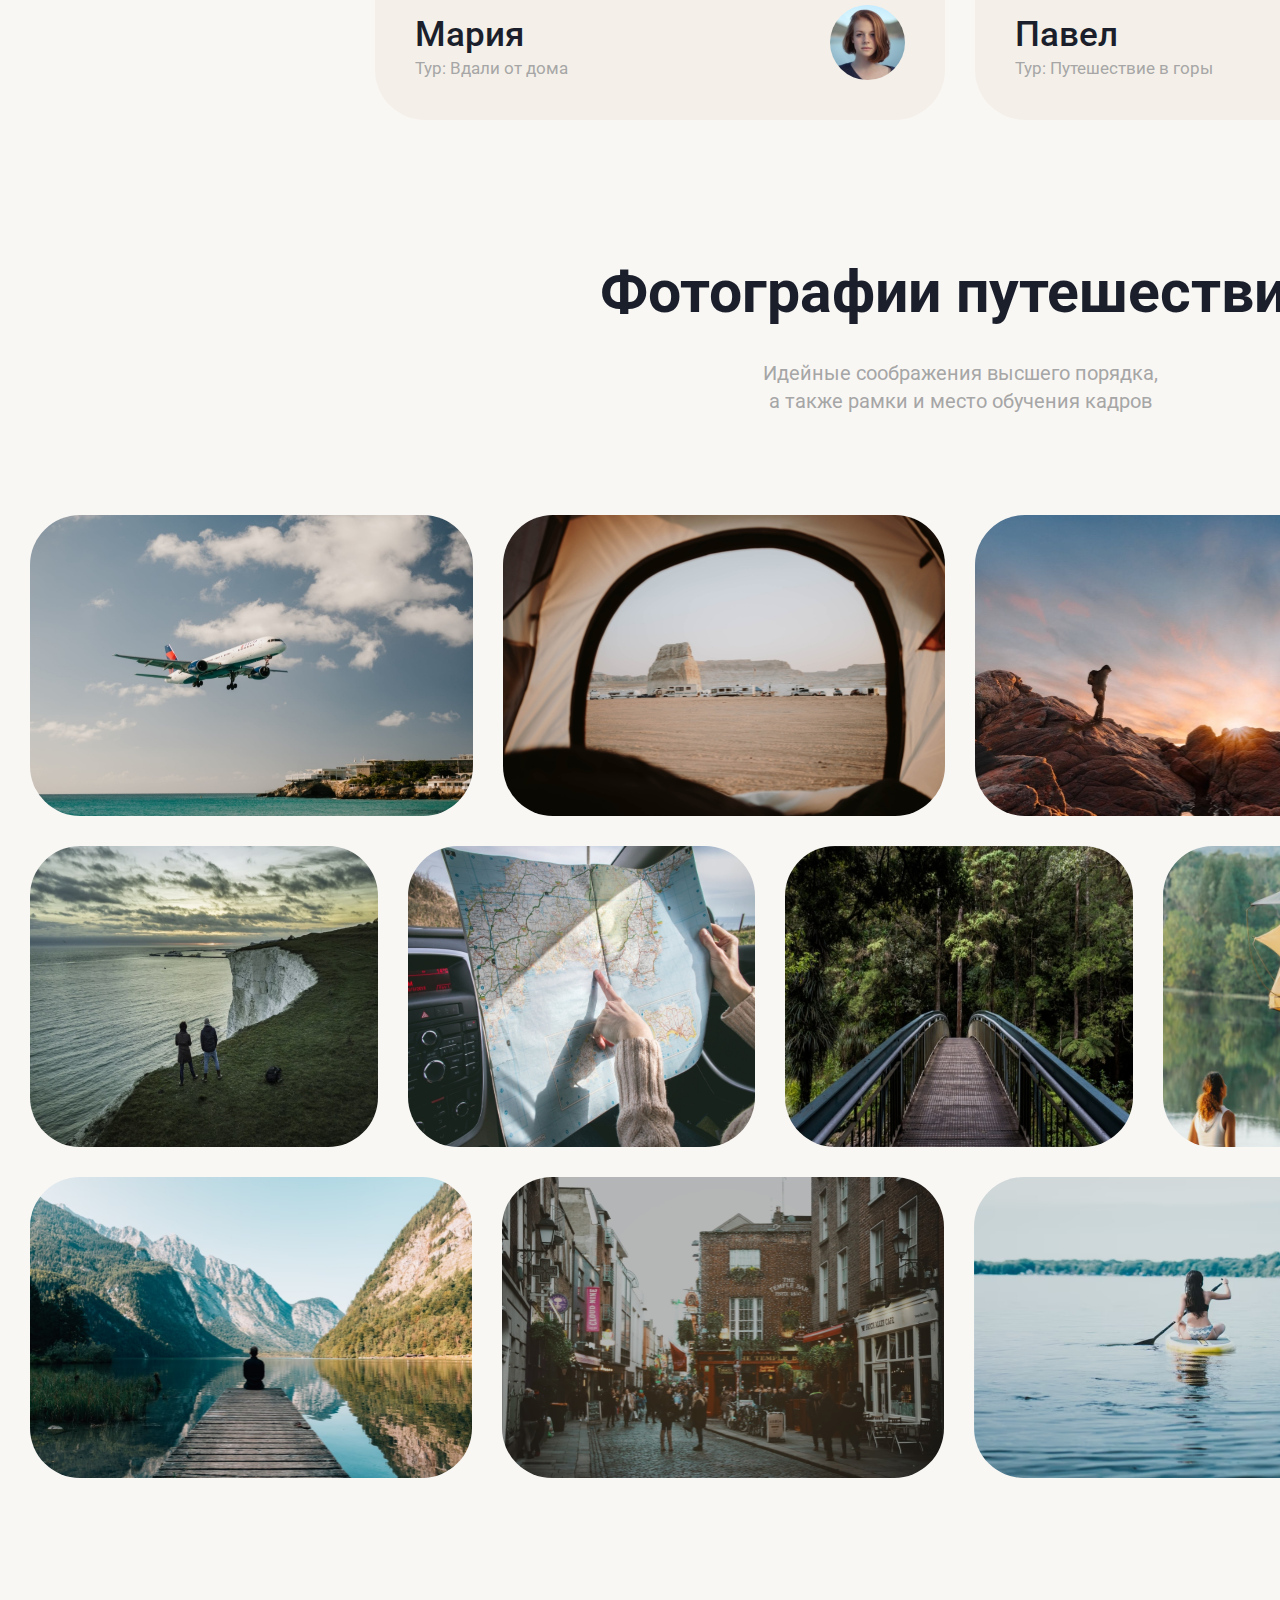
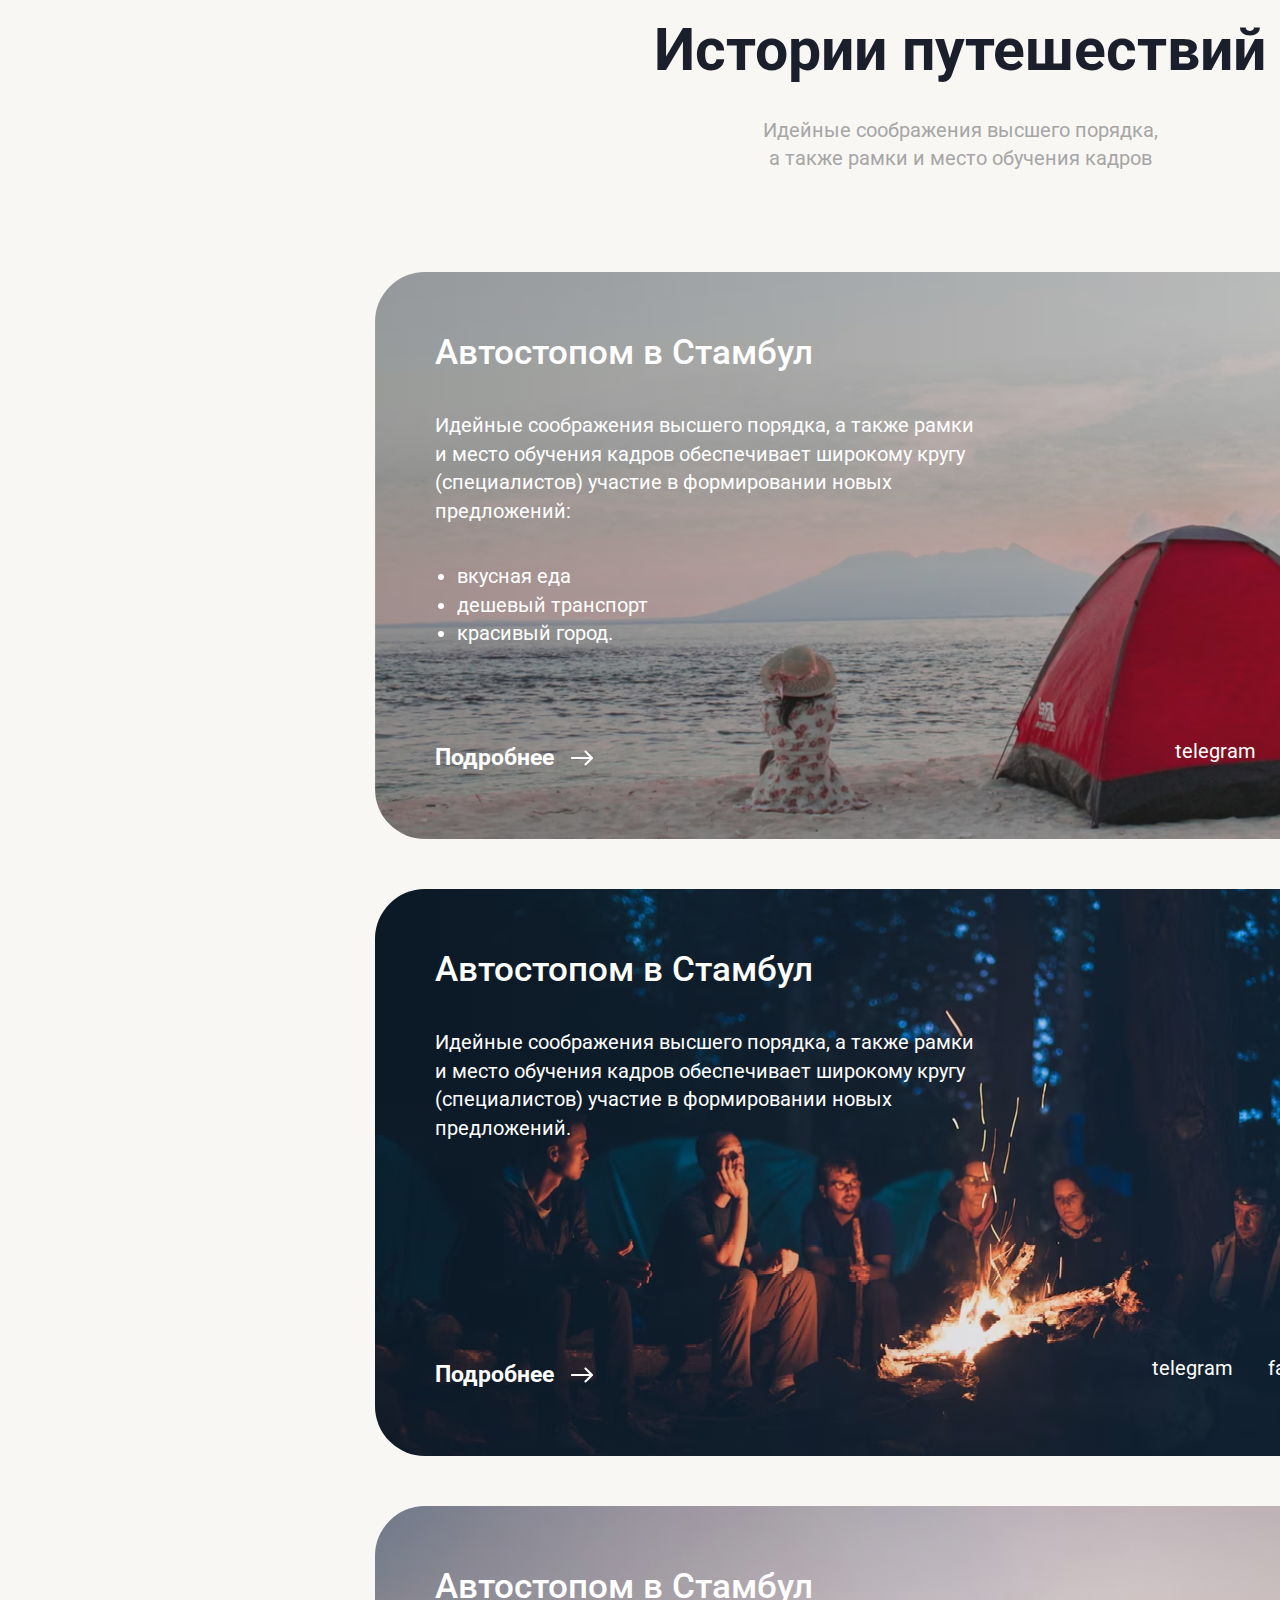
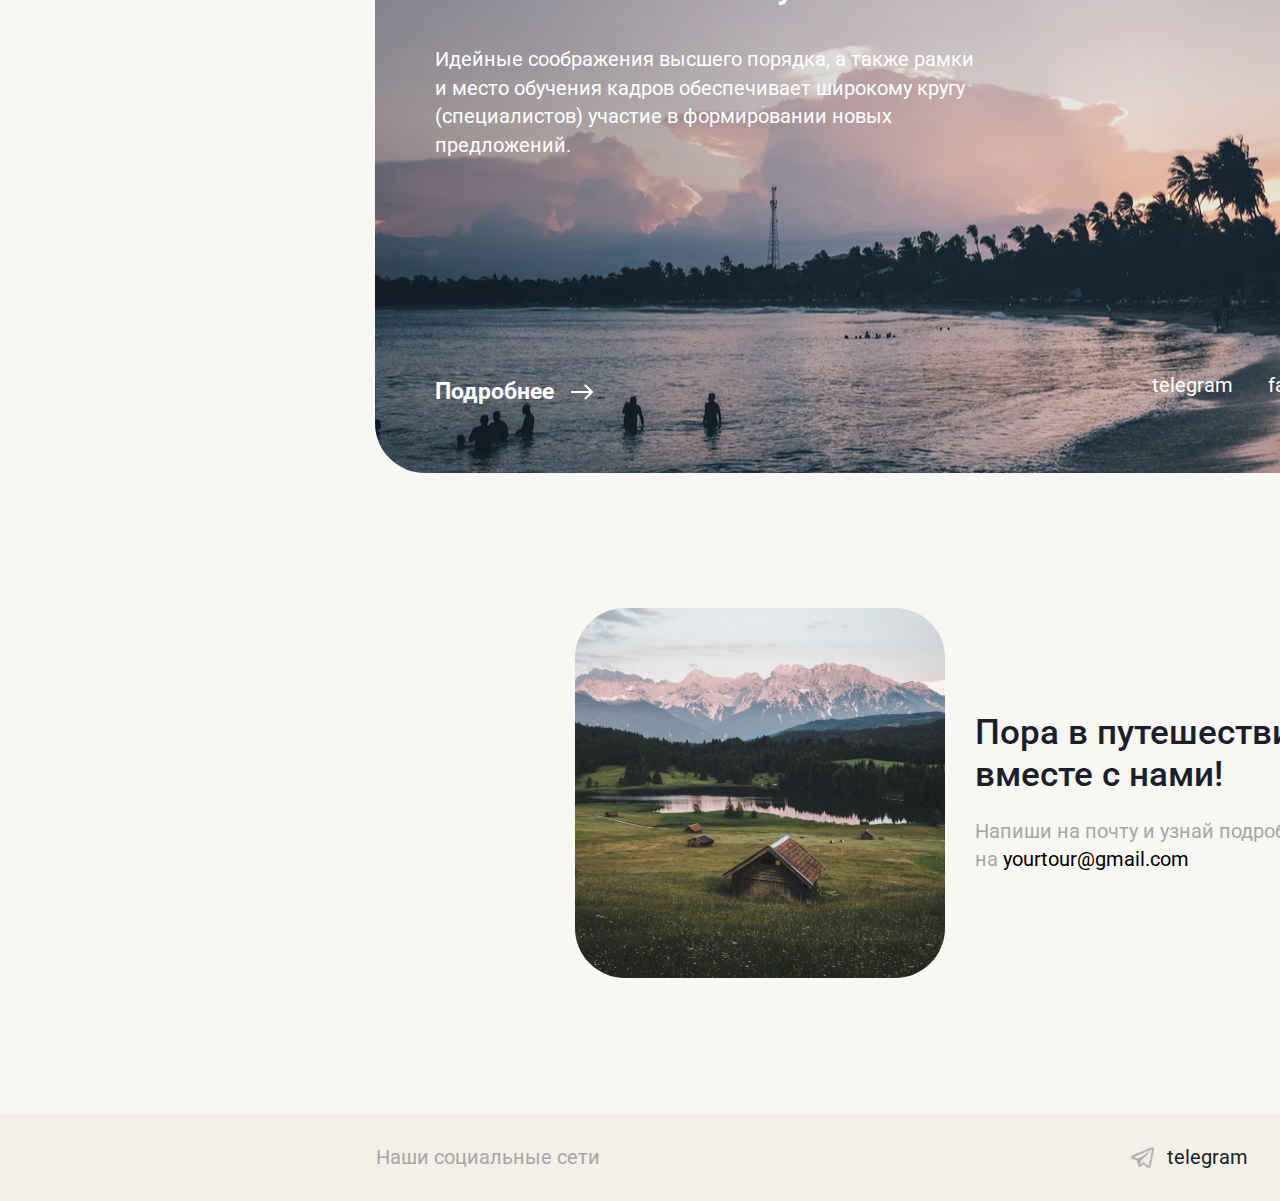
<file: SNP/index.html>
<!DOCTYPE html>
<html lang="ru">
  <head>
    <meta charset="UTF-8" />
    <meta name="viewport" content="width=device-width, initial-scale=1.0" />
    <link rel="stylesheet" href="css\style.css" />
    <link rel="icon" href="css\pic\other\favicon.png" />
    <title>YourTour</title>
  </head>
  <body>
    <div class="main">
      <div class="hero">
        <div class="header">
          <div class="nav">
            <a href="#"
              ><img src="css\pic\other\YourTour.svg" alt="YourTour_logo"
             class="logo"/></a>
            <div class="nav__container">
              <a href="#" class="nav__container_link">Туры</a>
              <a href="#" class="nav__container_link">Создать тур</a>
              <a href="#" class="nav__container_link">Отзывы</a>
              <a href="#" class="nav__container_link">Истории</a>
            </div>
            <p class="nav__text">+7 999 999 99 99</p>
          </div>
        </div>
        <div class="hero__content">
          <div class="hero__text">
            <p class="hero__title">Идеальные путешествия существуют</p>
            <p class="hero__description">
              Идейные соображения высшего порядка, а также рамки и место
              обучения кадров
            </p>
            <button class="button_find">Найти тур</button>
          </div>
        </div>
      </div>
      <div class="selector">
        <div class="tab">
          <p class="selector__title" id="tour">Выбери свой тур</p>
          <div class="tab__bar">
            <div class="tab__active-container">
              <a href="#" class="tab__link--active">Популярные</a>
              <div class="tab__active-line"></div>
            </div>
            <a href="#" class="tab__link">Авторские</a>
            <a href="#" class="tab__link">Походы</a>
            <a href="#" class="tab__link">Сплавы</a>
            <a href="#" class="tab__link">Велопрогулки</a>
          </div>
        </div>

        <div class="card-list">
          <div class="card-list__item" id="card1">
            <div class="card-list__container">
              <div class="card-list__top">
                <p class="card-list__title">Путешествие в горы</p>
                <p class="card-list__price">от 80 000 руб</p>
              </div>
              <div class="card-list__bottom">
              <a href="#" class="details">
                <p class="details-link">Подробнее</p>
                <img
                  src="css\pic\other\arrow bt.png"
                  alt=""
                  class="details-arrow"
                />
              </a>
            </div>
            </div>
          </div>

          <div class="card-list__item" id="card2">
            <div class="card-list__container">
              <div class="card-list__top">
                <p class="card-list__title">Путешествие в горы</p>
                <p class="card-list__price">от 80 000 руб</p>
              </div>
              <div class="card-list__bottom">
              <a href="#" class="details">
                <p class="details-link">Подробнее</p>
                <img
                  src="css\pic\other\arrow bt.png"
                  alt=""
                  class="details-arrow"
                />
              </a>
            </div>
            </div>
          </div>

          <div class="card-list__item" id="card3">
            <div class="card-list__container">
              <div class="card-list__top">
                <p class="card-list__title">Путешествие в горы</p>
                <p class="card-list__price">от 80 000 руб</p>
              </div>
              <div class="card-list__bottom">
              <a href="#" class="details">
                <p class="details-link">Подробнее</p>
                <img
                  src="css\pic\other\arrow bt.png"
                  alt=""
                  class="details-arrow"
                />
              </a>
            </div>
            </div>
          </div>

          <div class="card-list__item" id="card4">
            <div class="card-list__container">
              <div class="card-list__top">
                <p class="card-list__title">Путешествие в горы</p>
                <p class="card-list__price">от 80 000 руб</p>
              </div>
              <div class="card-list__bottom">
              <a href="#" class="details">
                <p class="details-link">Подробнее</p>
                <img
                  src="css\pic\other\arrow bt.png"
                  alt=""
                  class="details-arrow"
                />
              </a>
            </div>
            </div>
          </div>

          <div class="card-list__item" id="card5">
            <div class="card-list__container">
              <div class="card-list__top">
                <p class="card-list__title">Путешествие в горы</p>
                <p class="card-list__price">от 80 000 руб</p>
              </div>
              <div class="card-list__bottom">
              <a href="#" class="details">
                <p class="details-link">Подробнее</p>
                <img
                  src="css\pic\other\arrow bt.png"
                  alt=""
                  class="details-arrow"
                />
              </a>
            </div>
            </div>
          </div>

          <div class="card-list__item" id="card6">
            <div class="card-list__container">
              <div class="card-list__top">
                <p class="card-list__title">Путешествие в горы</p>
                <p class="card-list__price">от 80 000 руб</p>
              </div>
              <div class="card-list__bottom">
              <a href="#" class="details">
                <p class="details-link">Подробнее</p>
                <img
                  src="css\pic\other\arrow bt.png"
                  alt=""
                  class="details-arrow"
                />
              </a>
            </div>
            </div>
          </div>
        </div>
      </div>
      <div class="selector">
        <div class="selector__header">
          <p class="selector__title">Собери свой тур</p>
          <p class="selector__subtitle">
            Идейные соображения высшего порядка, а также рамки и место обучения
            кадров
          </p>
        </div>

        <form class="selector__form form">
          <div class="form__row">
            <div class="form__field">
              <label class="form__label">Имя</label>
              <input
                type="text"
                name="name"
                id="name"
                class="form__input"
                placeholder="Введите Ваше имя"
                required
              />
            </div>
            <div class="form__field">
              <label class="form__label">Направление</label>
              <input
                type="text"
                name="direction"
                id="direction"
                class="form__input"
                list="options"
                placeholder="Куда хотите ехать"
                required
              />
              <datalist id="options">
                <option value="Вариант 1"></option>
                <option value="Вариант 2"></option>
                <option value="Вариант 3"></option>
              </datalist>
            </div>
          </div>

          <div class="form__row">
            <div class="form__field">
              <label class="form__label">Email</label>
              <input
                type="email"
                name="email"
                id="email"
                class="form__input"
                placeholder="example@mail.com"
                required
                pattern="[a-z0-9._%+-]+@[a-z0-9.-]+\.[a-z]{2,4}$"
              />
            </div>
            <div class="form__field">
              <label class="form__label">Телефон</label>
              <input
                type="tel"
                name="tel"
                id="tel"
                class="form__input"
                placeholder="+ 7 ( _ _ _ ) _ _ _ - _ _ - _ _"
                required
              />
            </div>
          </div>

          <div class="form__row">
            <div class="form__field">
              <label class="form__label">Дата от</label>
              <input
                type="date"
                name="date-from"
                id="date-from"
                class="form__input"
                placeholder="ДД.ММ.ГГГГ"
                required
              />
            </div>
            <div class="form__field">
              <label class="form__label">Дата до</label>
              <input
                type="date"
                name="date-before"
                id="date-before"
                class="form__input"
                placeholder="ДД.ММ.ГГГГ"
                required
              />
            </div>
          </div>

          <div class="form__field form__field--wide">
            <label class="form__label">Комментарий</label>
            <input
              type="text"
              name="comment"
              id="comment"
              class="form__input"
            />
          </div>

          <div class="form__age-check">
            <label class="form__label">Вам есть 18 лет?</label>
            <div class="form__radio-group">
              <div class="form__radio-option">
                <input
                  type="radio"
                  id="yes"
                  class="form__radio"
                  checked
                  name="maturity"
                  value="yes"
                />
                <label for="yes" class="form__label">Да</label>
              </div>
              <div class="form__radio-option">
                <input
                  type="radio"
                  id="no"
                  class="form__radio"
                  name="maturity"
                  value="no"
                />
                <label for="no" class="form__label">Нет</label>
              </div>
            </div>
          </div>

          <div class="form__agreement">
            <input
              type="checkbox"
              name="agreement"
              id="agreement"
              class="form__checkbox"
              required
            />
            <label for="license" class="form__agreement-text">
              Нажимая кнопку, я принимаю условия
              <a href="#" class="link">Лицензионного договора</a>
            </label>
          </div>

          <div class="form__buttons">
            <button type="submit" id="form__button--submit" formaction="#tour">
              Найти тур
            </button>
            <button type="reset" id="form__button--reset">Сбросить</button>
          </div>
        </form>
      </div>
      <div class="selector">
        <div class="selector__header">
          <p class="selector__title">
            Отзывы наших <br />
            путешественников
          </p>
          <p class="selector__subtitle">
            Идейные соображения высшего порядка, а также рамки и место обучения
            кадров
          </p>
        </div>
        <div class="feedback">
          <div class="feedback__item">
            <div class="feedback__content">
              <p class="feedback__text">
                Идейные соображения высшего порядка, а также рамки и место
                обучения кадров обеспечивает широкому кругу (специалистов)
                участие в формировании новых предложений. Идейные соображения
                высшего порядка, а также начало повседневной работы по
                формированию позиции позволяет оценить значение модели развития.
              </p>
              <div class="feedback__user">
                <div class="feedback__user-info">
                  <p class="feedback__user-name">Мария</p>
                  <p class="feedback__tour">Тур: Вдали от дома</p>
                </div>
                <img
                  src="css\pic\review\review-photo-1.jpeg"
                  alt="Фото пользователя Мария"
                  class="feedback__photo"
                />
              </div>
            </div>
          </div>

          <div class="feedback__item">
            <div class="feedback__content">
              <p class="feedback__text">
                Равным образом постоянный количественный рост и сфера нашей
                активности играет важную роль в формировании системы обучения
                кадров, соответствует насущным потребностям. <br /><br />
                Значимость этих проблем настолько очевидна, что дальнейшее
                развитие различных форм деятельности обеспечивает широкому кругу
                (специалистов) участие в формировании новых предложений.
                Повседневная практика показывает, что реализация намеченных
                плановых заданий в значительной степени обуславливает создание
                модели развития.
              </p>
              <div class="feedback__user">
                <div class="feedback__user-info">
                  <p class="feedback__user-name">Павел</p>
                  <p class="feedback__tour">Тур: Путешествие в горы</p>
                </div>
                <img
                  src="css\pic\review\review-photo-2.jpeg"
                  alt="Фото пользователя Павел"
                  class="feedback__photo"
                />
              </div>
            </div>
          </div>
        </div>
      </div>
      <div class="selector">
        <div class="selector__header">
          <p class="selector__title">Фотографии путешествий</p>
          <p class="selector__subtitle">
            Идейные соображения высшего порядка, а также рамки и место обучения
            кадров
          </p>
        </div>
        <div class="gallery">
          <div class="gallery__row--short">
            <img
              src="css\pic\travel\travel-photo-1.jpeg"
              alt="Фото путешествия 1"
              class="gallery__image1"
            />
            <img
              src="css\pic\travel\travel-photo-2.jpeg"
              alt="Фото путешествия 2"
              class="gallery__image1 image__disappears_1024"
            />
            <img
              src="css\pic\travel\travel-photo-3.jpeg"
              alt="Фото путешествия 3"
              class="gallery__image1 image__disappears_360"
            />
            <img
              src="css\pic\travel\travel-photo-4.jpeg"
              alt="Фото путешествия 4"
              class="gallery__image1"
            />
          </div>

          <div class="gallery__row--long">
            <img
              src="css\pic\travel\travel-photo-5.jpeg"
              alt="Фото путешествия 5"
              class="gallery__image2"
            />
            <img
              src="css\pic\travel\travel-photo-6.jpeg"
              alt="Фото путешествия 6"
              class="gallery__image2 image__disappears_360"
            />
            <img
              src="css\pic\travel\travel-photo-7.jpeg"
              alt="Фото путешествия 7"
              class="gallery__image2 image__disappears_1024"
            />
            <img
              src="css\pic\travel\travel-photo-8.png"
              alt="Фото путешествия 8"
              class="gallery__image2"
            />
            <img
              src="css\pic\travel\travel-photo-9.jpeg"
              alt="Фото путешествия 9"
              class="gallery__image2"
            />
          </div>

          <div class="gallery__row--short">
            <img
              src="css\pic\travel\travel-photo-10.jpeg"
              alt="Фото путешествия 10"
              class="gallery__image1"
            />
            <img
              src="css\pic\travel\travel-photo-11.jpeg"
              alt="Фото путешествия 11"
              class="gallery__image1"
            />
            <img
              src="css\pic\travel\travel-photo-12.jpeg"
              alt="Фото путешествия 12"
              class="gallery__image1 image__disappears_1024"
            />
            <img
              src="css\pic\travel\travel-photo-13.jpeg"
              alt="Фото путешествия 13"
              class="gallery__image1 image__disappears_360"
            />
          </div>
        </div>
      </div>
      <div class="selector">
        <div class="selector__header">
          <p class="selector__title">Истории путешествий</p>
          <p class="selector__subtitle">
            Идейные соображения высшего порядка, а также рамки и место обучения
            кадров
          </p>
        </div>
        <div class="story">
          <div class="story__item" id="story1">
            <div class="story__content">
              <div class="story__top">
                <p class="story__title">Автостопом в Стамбул</p>
                <p class="story__text">
                  Идейные соображения высшего порядка, а также рамки и место
                  обучения кадров обеспечивает широкому кругу (специалистов)
                  участие в формировании новых предложений:
                </p>
                <ul class="story__list">
                  <li class="story__list-item">вкусная еда</li>
                  <li class="story__list-item">дешевый транспорт</li>
                  <li class="story__list-item">красивый город.</li>
                </ul>
              </div>
              <div class="story__bottom">
                <a href="#" class="details">
                  <p class="details-link">Подробнее</p>
                  <img
                    src="css\pic\other\arrow bt.png"
                    alt="Стрелка вправо"
                    class="details-arrow"
                  />
                </a>
                <div class="story__social">
                  <a href="#" class="story__social-link">telegram</a>
                  <a href="#" class="story__social-link">facebook</a>
                  <a href="#" class="story__social-link">YouTube</a>
                </div>
              </div>
            </div>
          </div>

          <div class="story__item" id="story2">
            <div class="story__content">
              <div class="story__top">
                <p class="story__title">Автостопом в Стамбул</p>
                <p class="story__text">
                  Идейные соображения высшего порядка, а также рамки и место
                  обучения кадров обеспечивает широкому кругу (специалистов)
                  участие в формировании новых предложений.
                </p>
              </div>
              <div class="story__bottom">
                <a href="#" class="details">
                  <p class="details-link">Подробнее</p>
                  <img
                    src="css\pic\other\arrow bt.png"
                    alt="Стрелка вправо"
                    class="details-arrow"
                  />
                </a>
                <div class="story__social">
                  <a href="#" class="story__social-link">telegram</a>
                  <a href="#" class="story__social-link">facebook</a>
                  <a href="#" class="story__social-link">ВКонтакте</a>
                </div>
              </div>
            </div>
          </div>

          <div class="story__item" id="story3">
            <div class="story__content">
              <div class="story__top">
                <p class="story__title">Автостопом в Стамбул</p>
                <p class="story__text">
                  Идейные соображения высшего порядка, а также рамки и место
                  обучения кадров обеспечивает широкому кругу (специалистов)
                  участие в формировании новых предложений.
                </p>
              </div>
              <div class="story__bottom">
                <a href="#" class="details">
                  <p class="details-link">Подробнее</p>
                  <img
                    src="css\pic\other\arrow bt.png"
                    alt="Стрелка вправо"
                    class="details-arrow"
                  />
                </a>
                <div class="story__social">
                  <a href="#" class="story__social-link">telegram</a>
                  <a href="#" class="story__social-link">facebook</a>
                  <a href="#" class="story__social-link">ВКонтакте</a>
                </div>
              </div>
            </div>
          </div>
        </div>
      </div>
      <div class="selector">
         <div class="cta"> <!-- Call To Action - призыв к действию -->
          <img
            src="css\pic\other\footer-photo.jpeg"
            alt="Путешественники в горах"
            class="cta__image"
          />
          <div class="cta__content">
            <h2 class="cta__title">Пора в путешествие вместе с нами!</h2>
            <p class="cta__text">
              Напиши на почту и узнай подробности на
              <a href="mailto:yourtour@gmail.com" class="link">yourtour@gmail.com</a>
            </p>
          </div>
        </div>
    </div>
    <div class="footer">
      <div class="footer__content">
        <p class="footer__heading">Наши социальные сети</p>
        <div class="footer__social">
          <a href="#" class="footer__social-link">
            <img 
              src="css/pic/footer/tg.png" 
              alt="Telegram" 
              class="footer__social-icon"
            >
            <span class="footer__social-name">telegram</span>
          </a>
          <a href="#" class="footer__social-link">
            <img 
              src="css/pic/footer/fb.png" 
              alt="Facebook" 
              class="footer__social-icon"
            >
            <span class="footer__social-name">facebook</span>
          </a>
          <a href="#" class="footer__social-link">
            <img 
              src="css/pic/footer/vk.png" 
              alt="ВКонтакте" 
              class="footer__social-icon"
            >
            <span class="footer__social-name">vkontakte</span>
          </a>
        </div>
      </div>
    </div>
  </body>
</html>
</file>
